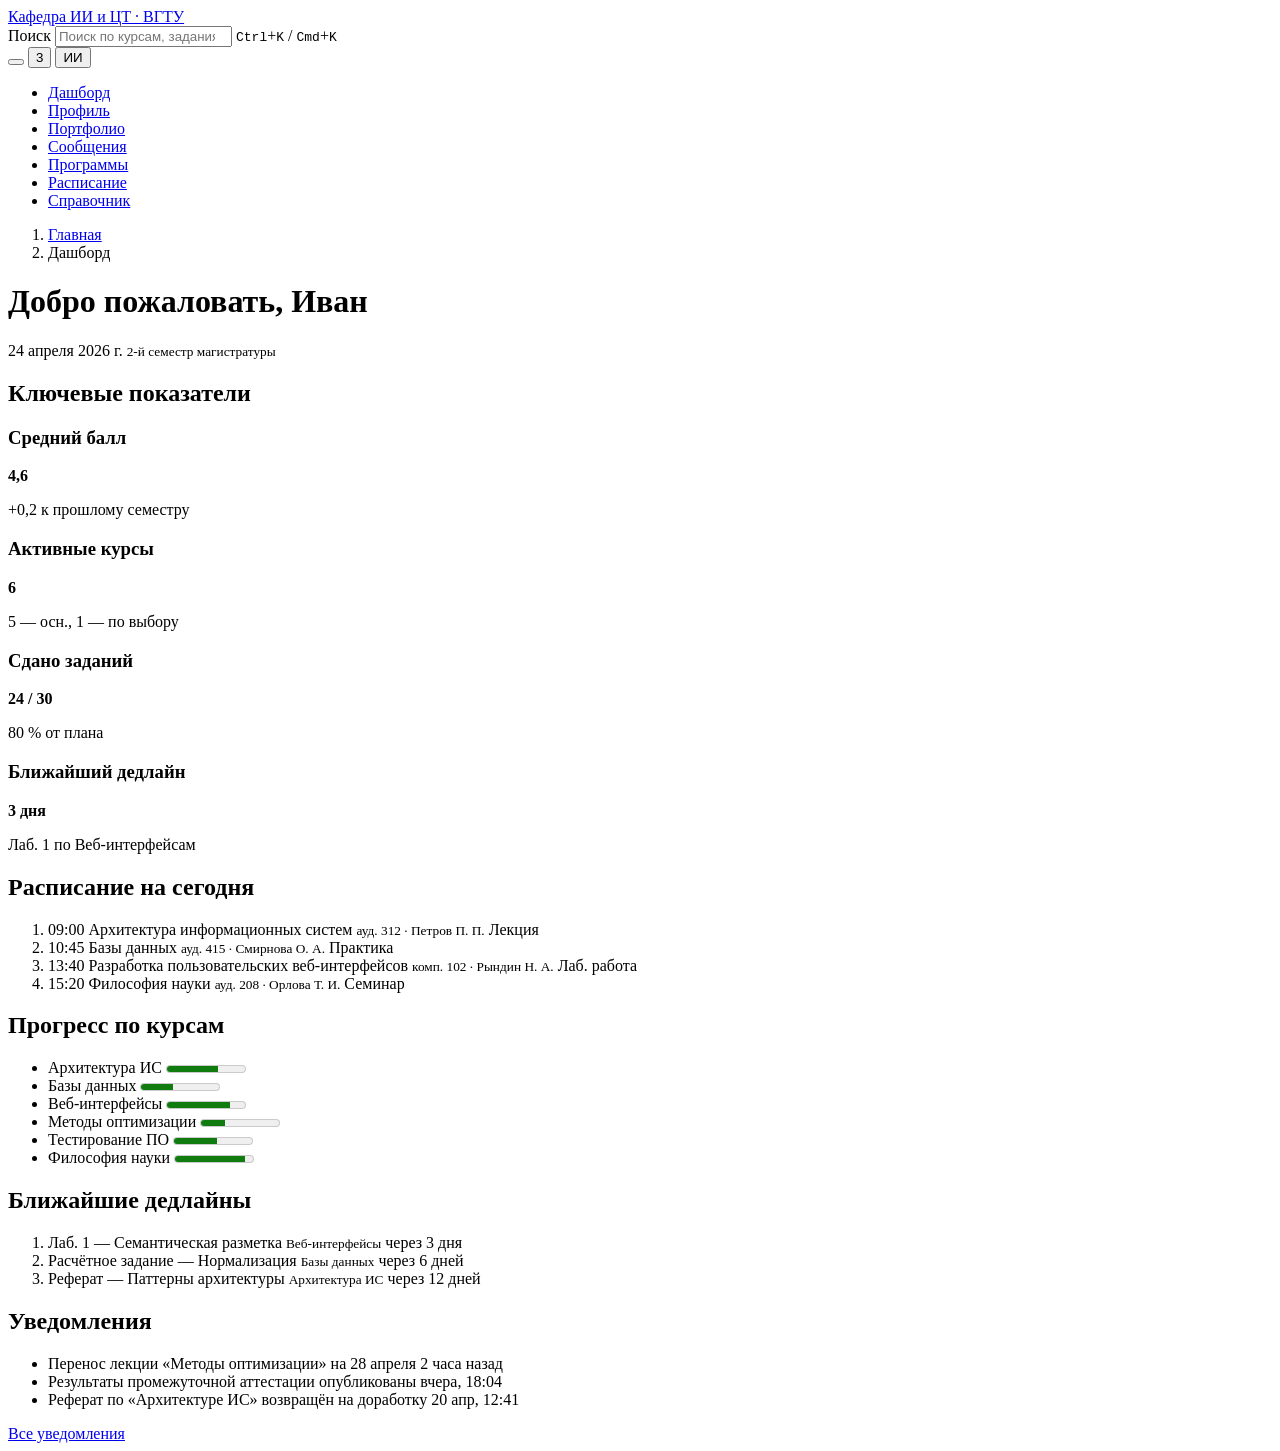
<file: aidt-mag-frontend/lab-01/index.html>
<!DOCTYPE html>
<html lang="ru">
<head>
  <meta charset="utf-8">
  <meta name="viewport" content="width=device-width, initial-scale=1">
  <title>Дашборд — Личный кабинет магистранта ВГТУ</title>
  <meta name="description" content="Дашборд личного кабинета магистранта ВГТУ: средний балл, расписание на сегодня, прогресс по дисциплинам и ближайшие дедлайны.">
</head>
<body>

  <!-- app-header -->
  <header class="app-header">
    <a href="/" class="logo">
      <span class="logo-mark" aria-hidden="true"></span>
      <span class="logo-name">Кафедра ИИ и ЦТ · ВГТУ</span>
    </a>

    <form role="search" class="header-search">
      <label for="search">Поиск</label>
      <input type="search" id="search" name="search"
             placeholder="Поиск по курсам, заданиям, людям">
      <span class="search-hint"><kbd>Ctrl</kbd>+<kbd>K</kbd> / <kbd>Cmd</kbd>+<kbd>K</kbd></span>
    </form>

    <div class="header-actions">
      <button type="button" aria-label="Переключить тему">
        <span class="icon" data-icon="sun-moon" aria-hidden="true"></span>
      </button>
      <button type="button" aria-label="Уведомления">
        <span class="icon" data-icon="bell" aria-hidden="true"></span>
        <span class="badge">3</span>
      </button>
      <button type="button" aria-label="Меню профиля" aria-haspopup="menu">
        <span class="avatar" aria-hidden="true">ИИ</span>
        <span class="icon" data-icon="chevron-down" aria-hidden="true"></span>
      </button>
    </div>
  </header>

  <!-- sidebar: единственная навигация уровня приложения -->
  <aside class="sidebar">
    <nav aria-label="Основная навигация">
      <ul>
        <li>
          <a href="/" class="nav-home" aria-current="page">
            <span class="icon" data-icon="layout-dashboard" aria-hidden="true"></span>
            <span>Дашборд</span>
          </a>
        </li>
        <li>
          <a href="/profile" class="nav-profile">
            <span class="icon" data-icon="user" aria-hidden="true"></span>
            <span>Профиль</span>
          </a>
        </li>
        <li>
          <a href="/portfolio" class="nav-portfolio">
            <span class="icon" data-icon="briefcase" aria-hidden="true"></span>
            <span>Портфолио</span>
          </a>
        </li>
        <li>
          <a href="/messages" class="nav-messages">
            <span class="icon" data-icon="message-square" aria-hidden="true"></span>
            <span>Сообщения</span>
          </a>
        </li>
        <li>
          <a href="/programs" class="nav-programs">
            <span class="icon" data-icon="graduation-cap" aria-hidden="true"></span>
            <span>Программы</span>
          </a>
        </li>
        <li>
          <a href="/schedule" class="nav-schedule">
            <span class="icon" data-icon="calendar" aria-hidden="true"></span>
            <span>Расписание</span>
          </a>
        </li>
        <li>
          <a href="/directory" class="nav-reference">
            <span class="icon" data-icon="library" aria-hidden="true"></span>
            <span>Справочник</span>
          </a>
        </li>
      </ul>
    </nav>
  </aside>

  <!-- main-content -->
  <main class="main-content">

    <nav aria-label="Хлебные крошки" class="breadcrumbs">
      <ol>
        <li><a href="/">Главная</a></li>
        <li aria-current="page">Дашборд</li>
      </ol>
    </nav>

    <h1>Добро пожаловать, Иван</h1>
    <p class="subheader">
      <time datetime="2026-04-24">24 апреля 2026 г.</time>
      <small>2-й семестр магистратуры</small>
    </p>

    <!-- KPI: заголовок секции визуально скрывается классом (CSS появится на ПЗ-2) -->
    <section aria-labelledby="kpi-title" class="kpi">
      <h2 id="kpi-title" class="visually-hidden">Ключевые показатели</h2>
      <article class="card-kpi">
        <h3>Средний балл</h3>
        <span class="icon" data-icon="star" aria-hidden="true"></span>
        <p class="metric"><strong>4,6</strong></p>
        <p class="metric-caption">+0,2 к прошлому семестру</p>
      </article>
      <article class="card-kpi">
        <h3>Активные курсы</h3>
        <span class="icon" data-icon="book-open" aria-hidden="true"></span>
        <p class="metric"><strong>6</strong></p>
        <p class="metric-caption">5 — осн., 1 — по выбору</p>
      </article>
      <article class="card-kpi">
        <h3>Сдано заданий</h3>
        <span class="icon" data-icon="check-circle" aria-hidden="true"></span>
        <p class="metric"><strong>24 / 30</strong></p>
        <p class="metric-caption">80 % от плана</p>
      </article>
      <article class="card-kpi">
        <h3>Ближайший дедлайн</h3>
        <span class="icon" data-icon="clock" aria-hidden="true"></span>
        <p class="metric"><strong>3 дня</strong></p>
        <p class="metric-caption">Лаб. 1 по Веб-интерфейсам</p>
      </article>
    </section>

    <!-- card-schedule -->
    <section class="card-schedule">
      <h2>Расписание на сегодня</h2>
      <ol>
        <li>
          <time datetime="2026-04-24T09:00">09:00</time>
          <span class="lesson-title">Архитектура информационных систем</span>
          <small class="lesson-place">ауд. 312 · Петров П. П.</small>
          <span class="tag">Лекция</span>
        </li>
        <li>
          <time datetime="2026-04-24T10:45">10:45</time>
          <span class="lesson-title">Базы данных</span>
          <small class="lesson-place">ауд. 415 · Смирнова О. А.</small>
          <span class="tag">Практика</span>
        </li>
        <li>
          <time datetime="2026-04-24T13:40">13:40</time>
          <span class="lesson-title">Разработка пользовательских веб-интерфейсов</span>
          <small class="lesson-place">комп. 102 · Рындин Н. А.</small>
          <span class="tag">Лаб. работа</span>
        </li>
        <li>
          <time datetime="2026-04-24T15:20">15:20</time>
          <span class="lesson-title">Философия науки</span>
          <small class="lesson-place">ауд. 208 · Орлова Т. И.</small>
          <span class="tag">Семинар</span>
        </li>
      </ol>
    </section>

    <!-- card-progress -->
    <section class="card-progress">
      <h2>Прогресс по курсам</h2>
      <ul>
        <li>
          <span class="course-name">Архитектура ИС</span>
          <meter min="0" max="100" value="65">65 %</meter>
        </li>
        <li>
          <span class="course-name">Базы данных</span>
          <meter min="0" max="100" value="40">40 %</meter>
        </li>
        <li>
          <span class="course-name">Веб-интерфейсы</span>
          <meter min="0" max="100" value="80">80 %</meter>
        </li>
        <li>
          <span class="course-name">Методы оптимизации</span>
          <meter min="0" max="100" value="30">30 %</meter>
        </li>
        <li>
          <span class="course-name">Тестирование ПО</span>
          <meter min="0" max="100" value="55">55 %</meter>
        </li>
        <li>
          <span class="course-name">Философия науки</span>
          <meter min="0" max="100" value="90">90 %</meter>
        </li>
      </ul>
    </section>

    <!-- card-deadlines -->
    <section class="card-deadlines">
      <h2>Ближайшие дедлайны</h2>
      <ol>
        <li>
          <span class="task-title">Лаб. 1 — Семантическая разметка</span>
          <small class="task-course">Веб-интерфейсы</small>
          <time datetime="2026-04-27">через 3 дня</time>
        </li>
        <li>
          <span class="task-title">Расчётное задание — Нормализация</span>
          <small class="task-course">Базы данных</small>
          <time datetime="2026-04-30">через 6 дней</time>
        </li>
        <li>
          <span class="task-title">Реферат — Паттерны архитектуры</span>
          <small class="task-course">Архитектура ИС</small>
          <time datetime="2026-05-06">через 12 дней</time>
        </li>
      </ol>
    </section>

    <!-- card-notifications -->
    <section class="card-notifications">
      <h2>Уведомления</h2>
      <ul>
        <li>
          <span class="unread-dot" aria-hidden="true"></span>
          <span class="note-text">Перенос лекции «Методы оптимизации» на 28 апреля</span>
          <time datetime="2026-04-24">2 часа назад</time>
        </li>
        <li>
          <span class="unread-dot" aria-hidden="true"></span>
          <span class="note-text">Результаты промежуточной аттестации опубликованы</span>
          <time datetime="2026-04-23T18:04">вчера, 18:04</time>
        </li>
        <li>
          <span class="unread-dot" aria-hidden="true"></span>
          <span class="note-text">Реферат по «Архитектуре ИС» возвращён на доработку</span>
          <time datetime="2026-04-20T12:41">20 апр, 12:41</time>
        </li>
      </ul>
      <a href="/notifications">Все уведомления</a>
    </section>

  </main>

</body>
</html>
</file>
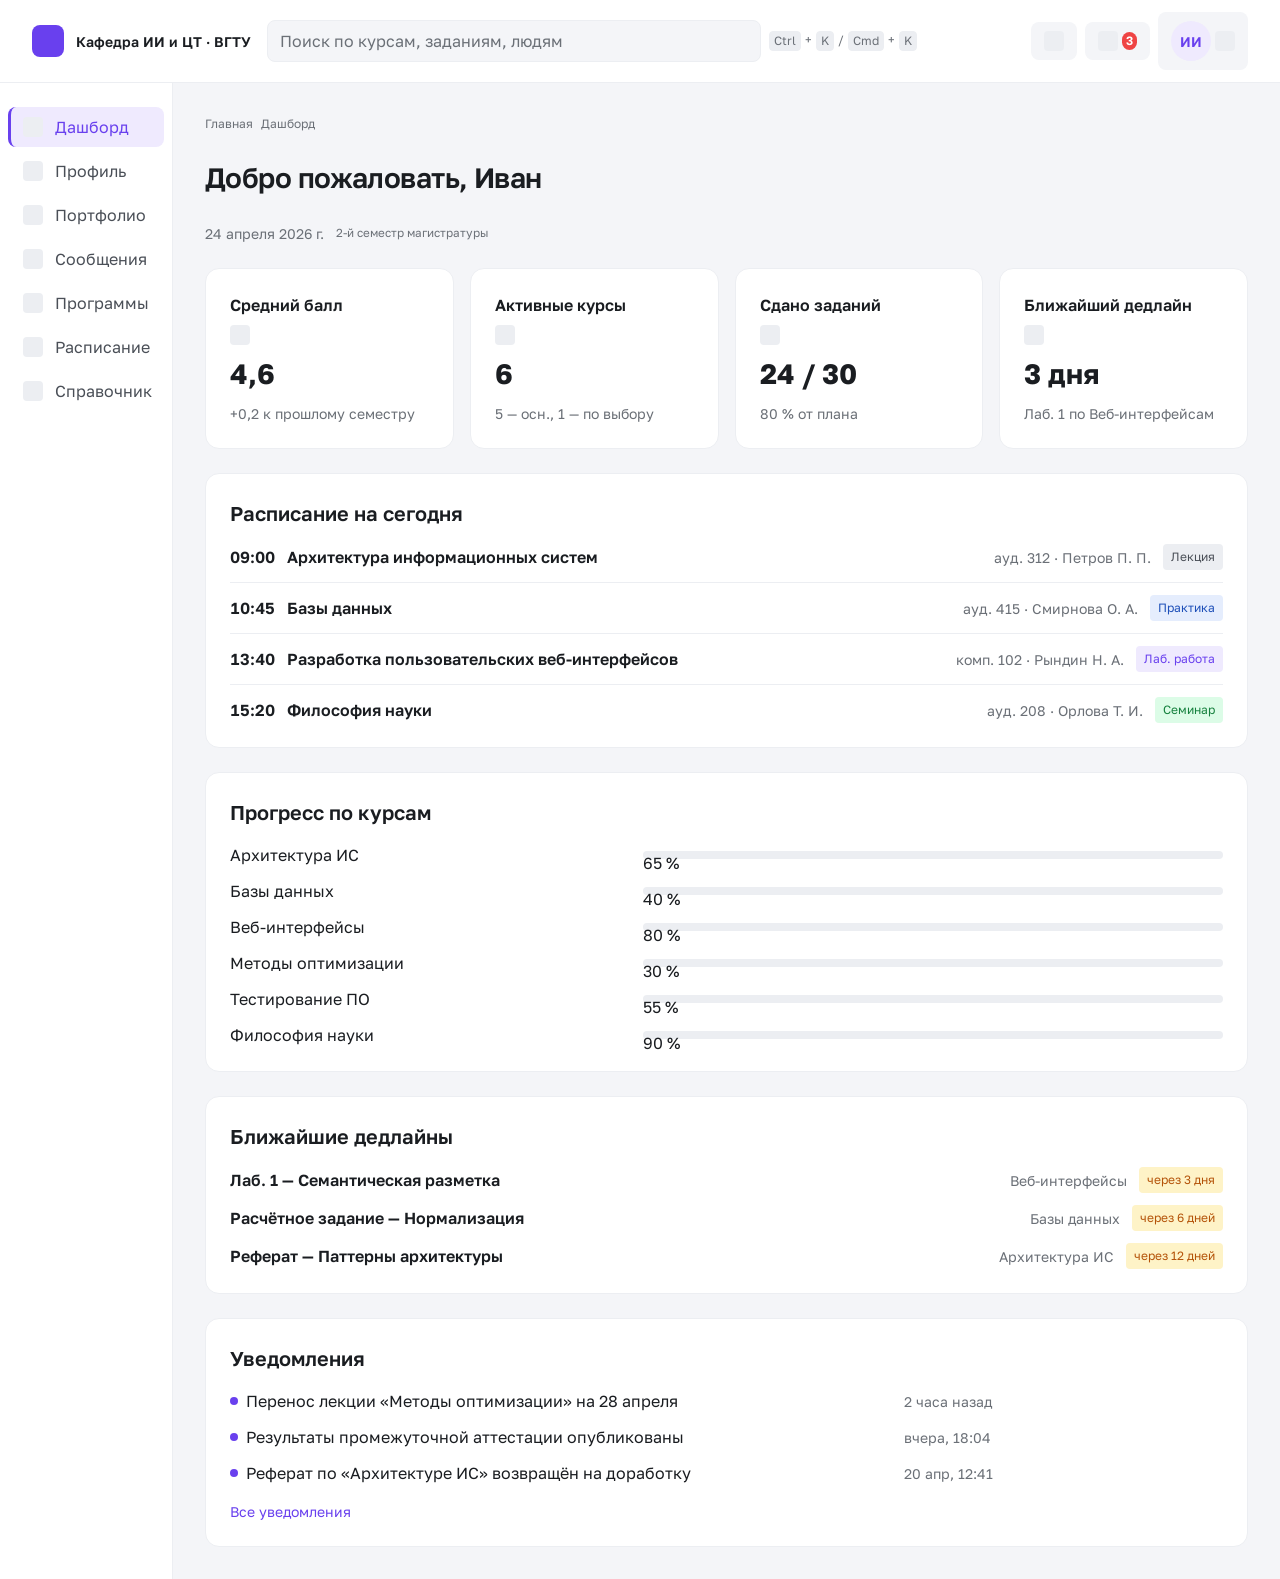
<file: aidt-mag-frontend/lab-02/index.html>
<!DOCTYPE html>
<html lang="ru">
<head>
  <meta charset="utf-8">
  <meta name="viewport" content="width=device-width, initial-scale=1">

  <!-- Синхронное чтение сохранённой темы ДО отрисовки: предотвращает
       «вспышку» неправильной темы (FART). Без defer/async. -->
  <script>
    const saved = localStorage.getItem('theme');
    if (saved) document.documentElement.dataset.theme = saved;
  </script>

  <title>Дашборд — Личный кабинет магистранта ВГТУ</title>
  <meta name="description" content="Дашборд личного кабинета магистранта ВГТУ: средний балл, расписание на сегодня, прогресс по дисциплинам и ближайшие дедлайны.">

  <link rel="preconnect" href="https://fonts.googleapis.com">
  <link rel="preconnect" href="https://fonts.gstatic.com" crossorigin>
  <link rel="stylesheet" href="https://fonts.googleapis.com/css2?family=Golos+Text:wght@400;500;600;700&display=swap">
  <link rel="stylesheet" href="styles.css">
</head>
<body>

  <!-- app-header -->
  <header class="app-header">
    <a href="/" class="logo">
      <span class="logo-mark" aria-hidden="true"></span>
      <span class="logo-name">Кафедра ИИ и ЦТ · ВГТУ</span>
    </a>

    <form role="search" class="header-search">
      <label for="search" class="visually-hidden">Поиск</label>
      <input type="search" id="search" name="search"
             placeholder="Поиск по курсам, заданиям, людям">
      <span class="search-hint"><kbd>Ctrl</kbd>+<kbd>K</kbd> / <kbd>Cmd</kbd>+<kbd>K</kbd></span>
    </form>

    <div class="header-actions">
      <button type="button" class="theme-toggle" aria-label="Переключить тему">
        <span class="icon" data-icon="sun-moon" aria-hidden="true"></span>
      </button>
      <button type="button" aria-label="Уведомления">
        <span class="icon" data-icon="bell" aria-hidden="true"></span>
        <span class="badge">3</span>
      </button>
      <button type="button" aria-label="Меню профиля" aria-haspopup="menu">
        <span class="avatar" aria-hidden="true">ИИ</span>
        <span class="icon" data-icon="chevron-down" aria-hidden="true"></span>
      </button>
    </div>
  </header>

  <!-- sidebar: единственная навигация уровня приложения -->
  <aside class="sidebar">
    <nav aria-label="Основная навигация">
      <ul>
        <li>
          <a href="/" class="nav-home" aria-current="page">
            <span class="icon" data-icon="layout-dashboard" aria-hidden="true"></span>
            <span>Дашборд</span>
          </a>
        </li>
        <li>
          <a href="/profile" class="nav-profile">
            <span class="icon" data-icon="user" aria-hidden="true"></span>
            <span>Профиль</span>
          </a>
        </li>
        <li>
          <a href="/portfolio" class="nav-portfolio">
            <span class="icon" data-icon="briefcase" aria-hidden="true"></span>
            <span>Портфолио</span>
          </a>
        </li>
        <li>
          <a href="/messages" class="nav-messages">
            <span class="icon" data-icon="message-square" aria-hidden="true"></span>
            <span>Сообщения</span>
          </a>
        </li>
        <li>
          <a href="/programs" class="nav-programs">
            <span class="icon" data-icon="graduation-cap" aria-hidden="true"></span>
            <span>Программы</span>
          </a>
        </li>
        <li>
          <a href="/schedule" class="nav-schedule">
            <span class="icon" data-icon="calendar" aria-hidden="true"></span>
            <span>Расписание</span>
          </a>
        </li>
        <li>
          <a href="/directory" class="nav-reference">
            <span class="icon" data-icon="library" aria-hidden="true"></span>
            <span>Справочник</span>
          </a>
        </li>
      </ul>
    </nav>
  </aside>

  <!-- main-content -->
  <main class="main-content">

    <nav aria-label="Хлебные крошки" class="breadcrumbs">
      <ol>
        <li><a href="/">Главная</a></li>
        <li aria-current="page">Дашборд</li>
      </ol>
    </nav>

    <h1>Добро пожаловать, Иван</h1>
    <p class="subheader">
      <time datetime="2026-04-24">24 апреля 2026 г.</time>
      <small>2-й семестр магистратуры</small>
    </p>

    <!-- KPI: заголовок секции визуально скрыт классом visually-hidden -->
    <section aria-labelledby="kpi-title" class="kpi">
      <h2 id="kpi-title" class="visually-hidden">Ключевые показатели</h2>
      <article class="card-kpi">
        <h3>Средний балл</h3>
        <span class="icon" data-icon="star" aria-hidden="true"></span>
        <p class="metric"><strong>4,6</strong></p>
        <p class="metric-caption">+0,2 к прошлому семестру</p>
      </article>
      <article class="card-kpi">
        <h3>Активные курсы</h3>
        <span class="icon" data-icon="book-open" aria-hidden="true"></span>
        <p class="metric"><strong>6</strong></p>
        <p class="metric-caption">5 — осн., 1 — по выбору</p>
      </article>
      <article class="card-kpi">
        <h3>Сдано заданий</h3>
        <span class="icon" data-icon="check-circle" aria-hidden="true"></span>
        <p class="metric"><strong>24 / 30</strong></p>
        <p class="metric-caption">80 % от плана</p>
      </article>
      <article class="card-kpi">
        <h3>Ближайший дедлайн</h3>
        <span class="icon" data-icon="clock" aria-hidden="true"></span>
        <p class="metric"><strong>3 дня</strong></p>
        <p class="metric-caption">Лаб. 1 по Веб-интерфейсам</p>
      </article>
    </section>

    <!-- card-schedule -->
    <section class="card-schedule">
      <h2>Расписание на сегодня</h2>
      <ol>
        <li>
          <time datetime="2026-04-24T09:00">09:00</time>
          <span class="lesson-title">Архитектура информационных систем</span>
          <small class="lesson-place">ауд. 312 · Петров П. П.</small>
          <span class="tag tag--lecture">Лекция</span>
        </li>
        <li>
          <time datetime="2026-04-24T10:45">10:45</time>
          <span class="lesson-title">Базы данных</span>
          <small class="lesson-place">ауд. 415 · Смирнова О. А.</small>
          <span class="tag tag--practice">Практика</span>
        </li>
        <li>
          <time datetime="2026-04-24T13:40">13:40</time>
          <span class="lesson-title">Разработка пользовательских веб-интерфейсов</span>
          <small class="lesson-place">комп. 102 · Рындин Н. А.</small>
          <span class="tag tag--lab">Лаб. работа</span>
        </li>
        <li>
          <time datetime="2026-04-24T15:20">15:20</time>
          <span class="lesson-title">Философия науки</span>
          <small class="lesson-place">ауд. 208 · Орлова Т. И.</small>
          <span class="tag tag--seminar">Семинар</span>
        </li>
      </ol>
    </section>

    <!-- card-progress -->
    <section class="card-progress">
      <h2>Прогресс по курсам</h2>
      <ul>
        <li>
          <span class="course-name">Архитектура ИС</span>
          <meter min="0" max="100" value="65">65 %</meter>
        </li>
        <li>
          <span class="course-name">Базы данных</span>
          <meter min="0" max="100" value="40">40 %</meter>
        </li>
        <li>
          <span class="course-name">Веб-интерфейсы</span>
          <meter min="0" max="100" value="80">80 %</meter>
        </li>
        <li>
          <span class="course-name">Методы оптимизации</span>
          <meter min="0" max="100" value="30">30 %</meter>
        </li>
        <li>
          <span class="course-name">Тестирование ПО</span>
          <meter min="0" max="100" value="55">55 %</meter>
        </li>
        <li>
          <span class="course-name">Философия науки</span>
          <meter min="0" max="100" value="90">90 %</meter>
        </li>
      </ul>
    </section>

    <!-- card-deadlines -->
    <section class="card-deadlines">
      <h2>Ближайшие дедлайны</h2>
      <ol>
        <li>
          <span class="task-title">Лаб. 1 — Семантическая разметка</span>
          <small class="task-course">Веб-интерфейсы</small>
          <time datetime="2026-04-27">через 3 дня</time>
        </li>
        <li>
          <span class="task-title">Расчётное задание — Нормализация</span>
          <small class="task-course">Базы данных</small>
          <time datetime="2026-04-30">через 6 дней</time>
        </li>
        <li>
          <span class="task-title">Реферат — Паттерны архитектуры</span>
          <small class="task-course">Архитектура ИС</small>
          <time datetime="2026-05-06">через 12 дней</time>
        </li>
      </ol>
    </section>

    <!-- card-notifications -->
    <section class="card-notifications">
      <h2>Уведомления</h2>
      <ul>
        <li>
          <span class="unread-dot" aria-hidden="true"></span>
          <span class="note-text">Перенос лекции «Методы оптимизации» на 28 апреля</span>
          <time datetime="2026-04-24">2 часа назад</time>
        </li>
        <li>
          <span class="unread-dot" aria-hidden="true"></span>
          <span class="note-text">Результаты промежуточной аттестации опубликованы</span>
          <time datetime="2026-04-23T18:04">вчера, 18:04</time>
        </li>
        <li>
          <span class="unread-dot" aria-hidden="true"></span>
          <span class="note-text">Реферат по «Архитектуре ИС» возвращён на доработку</span>
          <time datetime="2026-04-20T12:41">20 апр, 12:41</time>
        </li>
      </ul>
      <a href="/notifications">Все уведомления</a>
    </section>

  </main>

  <!-- переключение темы вручную -->
  <script src="theme.js"></script>
</body>
</html>
</file>
<file: aidt-mag-frontend/lab-02/styles.css>
/* =============================================================
   Личный кабинет магистранта — таблица стилей (ПЗ-2)
   Структура файла:
     1. micro-reset
     2. дизайн-токены: primitive / semantic / component
     3. тёмная тема (переопределение семантического слоя)
     4. системная тема (prefers-color-scheme)
     5. стили компонентов дашборда
   Значения примитивов взяты из макета Figma dashboard-student-light.
   ============================================================= */

/* ===== micro-reset =================================================
   Минимальный осознанный сброс. Сторонние reset-таблицы не подключаются. */

/* Единая блочная модель: width/height включают padding и border */
*, *::before, *::after { box-sizing: border-box; }

/* Снимаем внешние отступы по умолчанию у корпуса и заголовков */
body, h1, h2, h3, h4, h5, h6, p, figure { margin: 0; }

/* Списки без маркеров и без левого отступа — раскладку задаём сами */
ul, ol { margin: 0; padding: 0; list-style: none; }

/* Адаптивные изображения */
img { max-width: 100%; height: auto; display: block; }

/* Элементы форм наследуют шрифт документа, а не свой агентский */
input, button, textarea, select { font: inherit; color: inherit; }

/* Базовая типографика; конкретный font-size задаётся на <body> ниже */
body { font-family: "Golos Text", system-ui, "Segoe UI", sans-serif; line-height: 1.5; }


/* ===== ДИЗАЙН-ТОКЕНЫ ============================================== */
:root {

  /* === primitive ===
     «Сырые» значения. Имя описывает значение, а не роль применения. */

  /* нейтральная (серая) шкала */
  --white:    #FFFFFF;
  --gray-50:  #F4F5F8;   /* подложка страницы */
  --gray-100: #ECEEF2;   /* границы, приглушённый фон */
  --gray-200: #D9DDE3;
  --gray-400: #9AA0A8;
  --gray-500: #6B7077;   /* приглушённый текст */
  --gray-700: #4A4F57;
  --gray-800: #24272D;
  --gray-900: #1A1D21;   /* основной текст */
  --gray-950: #121417;

  /* фиолетовая (фирменная) шкала */
  --violet-100: #EFEAFE; /* мягкий фон акцента */
  --violet-300: #B9A6F6;
  --violet-600: #6940EE; /* основной акцент */
  --violet-700: #5429D9;

  /* статусные шкалы */
  --blue-100:  #E5EDFD;
  --blue-300:  #7AA7F7;
  --blue-500:  #2D6FF0;
  --blue-700:  #1D4FB8;
  --green-100: #DCFCE7;
  --green-400: #4ADE80;
  --green-500: #16A34A;
  --green-700: #15803D;
  --amber-100: #FEF3C7;
  --amber-500: #D97706;
  --amber-700: #B45309;
  --red-500:   #EF4444;

  /* шкала отступов (4-8-12-16-24-32) */
  --space-1: 4px;
  --space-2: 8px;
  --space-3: 12px;
  --space-4: 16px;
  --space-6: 24px;
  --space-8: 32px;

  /* шкала скруглений */
  --radius-sm:   4px;
  --radius-md:   8px;
  --radius-lg:   14px;
  --radius-pill: 999px;

  /* шкала типографических размеров */
  --font-xs: 12px;
  --font-sm: 14px;
  --font-md: 16px;
  --font-lg: 20px;
  --font-xl: 28px;


  /* === semantic ===
     Роль значения в интерфейсе. Ссылается только на примитивы. */

  --color-bg-page:    var(--gray-50);
  --color-bg-surface: var(--white);
  --color-bg-muted:   var(--gray-100);

  --color-text-primary:   var(--gray-900);
  --color-text-secondary: var(--gray-700);
  --color-text-muted:     var(--gray-500);
  --color-on-accent:      var(--white);

  --color-border:     var(--gray-100);
  --color-link:       var(--violet-600);
  --color-link-hover: var(--violet-700);

  --color-accent:      var(--violet-600);
  --color-accent-soft: var(--violet-100);

  --color-status-success:      var(--green-700);
  --color-status-success-soft: var(--green-100);
  --color-status-warning:      var(--amber-700);
  --color-status-warning-soft: var(--amber-100);
  --color-status-danger:       var(--red-500);
  --color-status-info:         var(--blue-700);
  --color-status-info-soft:    var(--blue-100);

  --space-card-padding: var(--space-6);
  --space-section-gap:  var(--space-6);


  /* === component ===
     Токены конкретных компонентов. Ссылаются на семантический слой. */

  --button-bg:        var(--color-bg-page);
  --button-bg-hover:  var(--color-bg-muted);
  --button-text:      var(--color-text-primary);
  --button-padding-y: var(--space-2);
  --button-padding-x: var(--space-3);

  --card-bg:      var(--color-bg-surface);
  --card-border:  var(--color-border);
  --card-radius:  var(--radius-lg);
  --card-padding: var(--space-card-padding);

  --metric-value-color: var(--color-text-primary);

  --badge-bg:   var(--color-status-danger);
  --badge-text: var(--color-on-accent);
}


/* ===== ТЁМНАЯ ТЕМА ===============================================
   Переопределяем ТОЛЬКО семантический слой. Компонентные токены
   ссылаются на семантику и подхватят изменения автоматически.
   Примитивная шкала не дублируется — она одна на обе темы.
   Селектор :root[data-theme="dark"] имеет специфичность выше :root. */
:root[data-theme="dark"] {
  --color-bg-page:    var(--gray-950);
  --color-bg-surface: var(--gray-900);
  --color-bg-muted:   var(--gray-800);

  --color-text-primary:   var(--gray-50);
  --color-text-secondary: var(--gray-200);
  --color-text-muted:     var(--gray-400);

  --color-border:     var(--gray-800);
  --color-link:       var(--violet-300);
  --color-link-hover: var(--violet-100);

  --color-accent:      var(--violet-600);
  --color-accent-soft: var(--gray-800);

  /* статусные роли остаются общими — палитра статусов одна на обе темы,
     но в тёмной теме осветляем текст и гасим мягкие фоны, чтобы не светились */
  --color-status-success:      var(--green-400);
  --color-status-success-soft: var(--gray-800);
  --color-status-warning:      var(--amber-500);
  --color-status-warning-soft: var(--gray-800);
  --color-status-info:         var(--blue-300);
  --color-status-info-soft:    var(--gray-800);
}


/* ===== СИСТЕМНАЯ ТЕМА ============================================
   Срабатывает только пока пользователь не выбрал тему явно
   (:root:not([data-theme])). После выбора атрибут data-theme
   появляется — и медиа-запрос перестаёт действовать. */
@media (prefers-color-scheme: dark) {
  :root:not([data-theme]) {
    --color-bg-page:    var(--gray-950);
    --color-bg-surface: var(--gray-900);
    --color-bg-muted:   var(--gray-800);

    --color-text-primary:   var(--gray-50);
    --color-text-secondary: var(--gray-200);
    --color-text-muted:     var(--gray-400);

    --color-border:     var(--gray-800);
    --color-link:       var(--violet-300);
    --color-link-hover: var(--violet-100);

    --color-accent:      var(--violet-600);
    --color-accent-soft: var(--gray-800);

    --color-status-success:      var(--green-400);
    --color-status-success-soft: var(--gray-800);
    --color-status-warning:      var(--amber-500);
    --color-status-warning-soft: var(--gray-800);
    --color-status-info:         var(--blue-300);
    --color-status-info-soft:    var(--gray-800);
  }
}


/* ===== УТИЛИТЫ ==================================================== */

/* доступное скрытие: элемент есть для скринридера, но не виден */
.visually-hidden {
  position: absolute;
  width: 1px; height: 1px;
  padding: 0; margin: 0;
  overflow: hidden;
  clip-path: inset(50%);
  white-space: nowrap;
  border: 0;
}

/* плейсхолдер иконок: нейтральный чип на месте будущих SVG-иконок набора */
.icon {
  display: inline-block;
  inline-size: 1.25rem;
  block-size: 1.25rem;
  flex: none;
  border-radius: var(--radius-sm);
  background: var(--color-bg-muted);
}


/* ===== КАРКАС СТРАНИЦЫ (CSS Grid) ================================ */
body {
  font-size: var(--font-md);
  color: var(--color-text-primary);
  background: var(--color-bg-page);

  display: grid;
  grid-template-columns: auto 1fr;
  grid-template-rows: auto 1fr;
  min-height: 100dvh;
}

.app-header   { grid-column: 1 / -1; }              /* шапка на всю ширину */
.sidebar      { grid-column: 1; grid-row: 2; }       /* сайдбар слева */
.main-content { grid-column: 2; grid-row: 2; min-width: 0; } /* контент справа */


/* ===== ШАПКА ===================================================== */
.app-header {
  display: flex;
  align-items: center;
  gap: var(--space-4);
  padding: var(--space-3) var(--space-8);
  background: var(--color-bg-surface);
  border-bottom: 1px solid var(--color-border);
}

.logo {
  display: flex;
  align-items: center;
  gap: var(--space-3);
  text-decoration: none;
  color: var(--color-text-primary);
}
.logo-mark {
  inline-size: var(--space-8);
  block-size: var(--space-8);
  border-radius: var(--radius-md);
  background: var(--color-accent);
}
.logo-name { font-size: var(--font-sm); font-weight: 600; }

.header-search {
  display: flex;
  align-items: center;
  gap: var(--space-2);
  flex: 1;
  max-width: 65ch;
}
.header-search input {
  flex: 1;
  padding: var(--space-2) var(--space-3);
  border: 1px solid var(--color-border);
  border-radius: var(--radius-md);
  background: var(--color-bg-page);
  color: var(--color-text-primary);
}
.header-search input::placeholder { color: var(--color-text-muted); }
.search-hint {
  display: flex;
  gap: var(--space-1);
  color: var(--color-text-muted);
  font-size: var(--font-xs);
}
kbd {
  padding: 0 var(--space-1);
  border: 1px solid var(--color-border);
  border-radius: var(--radius-sm);
  background: var(--color-bg-muted);
  font-family: inherit;
  font-size: var(--font-xs);
}

.header-actions {
  display: flex;
  align-items: center;
  gap: var(--space-2);
  margin-left: auto;
}


/* ===== КНОПКИ ==================================================== */
button {
  display: inline-flex;
  align-items: center;
  gap: var(--space-1);
  padding: var(--button-padding-y) var(--button-padding-x);
  border: 1px solid transparent;
  border-radius: var(--radius-md);
  background: var(--button-bg);
  color: var(--button-text);
  cursor: pointer;
}
button:hover { background: var(--button-bg-hover); }
button:focus-visible { outline: 2px solid var(--color-link); outline-offset: 2px; }

/* модификатор основной кнопки: локально переопределяет токены кнопки,
   не дублируя правило button */
.button--primary {
  --button-bg: var(--color-accent);
  --button-bg-hover: var(--color-link-hover);
  --button-text: var(--color-on-accent);
}

/* красный бейдж счётчика уведомлений */
.badge {
  padding: 0 var(--space-1);
  border-radius: var(--radius-pill);
  background: var(--badge-bg);
  color: var(--badge-text);
  font-size: var(--font-xs);
  font-weight: 600;
}

/* аватар профиля */
.avatar {
  display: inline-flex;
  align-items: center;
  justify-content: center;
  inline-size: 2.5rem;
  block-size: 2.5rem;
  border-radius: var(--radius-pill);
  background: var(--color-accent-soft);
  color: var(--color-link);
  font-size: var(--font-sm);
  font-weight: 600;
}


/* ===== САЙДБАР =================================================== */
.sidebar {
  background: var(--color-bg-surface);
  border-right: 1px solid var(--color-border);
  padding: var(--space-6) var(--space-2);
}
.sidebar ul {
  display: flex;
  flex-direction: column;
  gap: var(--space-1);
}
.sidebar a {
  display: flex;
  align-items: center;
  gap: var(--space-3);
  padding: var(--space-2) var(--space-3);
  border-left: 3px solid transparent;   /* резерв под активное состояние */
  border-radius: var(--radius-md);
  color: var(--color-text-secondary);
  text-decoration: none;
}
.sidebar a:hover {
  background: var(--color-bg-muted);
  color: var(--color-text-primary);
}
/* активный пункт: мягкий акцентный фон + левая полоса акцентом */
.sidebar a[aria-current="page"] {
  background: var(--color-accent-soft);
  color: var(--color-link);
  border-left: 3px solid var(--color-accent);
}


/* ===== ОБЛАСТЬ КОНТЕНТА ========================================= */
.main-content {
  display: flex;
  flex-direction: column;
  gap: var(--space-section-gap);
  padding: var(--space-8) var(--space-8) var(--space-8) var(--space-8);
  background: var(--color-bg-page);
}

/* хлебные крошки */
.breadcrumbs ol {
  display: flex;
  gap: var(--space-2);
  font-size: var(--font-xs);
  color: var(--color-text-muted);
}
.breadcrumbs a { color: var(--color-text-muted); text-decoration: none; }
.breadcrumbs a:hover { color: var(--color-link); }

/* заголовки */
h1 {
  font-size: clamp(var(--font-lg), 4vw, var(--font-xl));
  font-weight: 600;
  letter-spacing: -0.02em;
}
h2 { font-size: var(--font-lg); font-weight: 600; }
h3 { font-size: var(--font-md); font-weight: 600; }

.subheader {
  display: flex;
  align-items: center;
  gap: var(--space-3);
  color: var(--color-text-muted);
  font-size: var(--font-sm);
}


/* ===== КАРТОЧКИ И СЕКЦИИ ========================================= */
.card-kpi,
.card-schedule,
.card-progress,
.card-deadlines,
.card-notifications {
  background: var(--card-bg);
  border: 1px solid var(--card-border);
  border-radius: var(--card-radius);
  padding: var(--card-padding);
}

/* ряд KPI: четыре карточки, сжимается на узких экранах */
.kpi {
  display: grid;
  grid-template-columns: repeat(auto-fit, minmax(13rem, 1fr));
  gap: var(--space-4);
}
.card-kpi {
  display: flex;
  flex-direction: column;
  gap: var(--space-2);
}
.metric {
  font-size: var(--font-xl);
  font-weight: 600;
  color: var(--metric-value-color);
}
.metric-caption { color: var(--color-text-muted); font-size: var(--font-sm); }

/* секции-карточки: заголовок + содержимое в столбик */
.card-schedule,
.card-progress,
.card-deadlines,
.card-notifications {
  display: flex;
  flex-direction: column;
  gap: var(--space-4);
}

/* расписание на сегодня */
.card-schedule ol { display: flex; flex-direction: column; gap: var(--space-3); }
.card-schedule li {
  display: flex;
  align-items: center;
  gap: var(--space-3);
  padding-bottom: var(--space-3);
  border-bottom: 1px solid var(--color-border);
}
.card-schedule li:last-child { padding-bottom: 0; border-bottom: 0; }
.card-schedule time {
  font-weight: 600;
  font-variant-numeric: tabular-nums;
}
.lesson-title { flex: 1; font-weight: 600; }
.lesson-place { color: var(--color-text-muted); font-size: var(--font-sm); }

/* метка-статус занятия */
.tag {
  padding: var(--space-1) var(--space-2);
  border-radius: var(--radius-sm);
  background: var(--color-bg-muted);
  color: var(--color-text-secondary);
  font-size: var(--font-xs);
  white-space: nowrap;
}
.tag--practice { background: var(--color-status-info-soft);    color: var(--color-status-info); }
.tag--lab      { background: var(--color-accent-soft);         color: var(--color-link); }
.tag--seminar  { background: var(--color-status-success-soft); color: var(--color-status-success); }

/* прогресс по курсам */
.card-progress ul { display: flex; flex-direction: column; gap: var(--space-3); }
.card-progress li { display: flex; align-items: center; gap: var(--space-4); }
.course-name { flex: 0 0 40%; }
.card-progress meter {
  flex: 1;
  -webkit-appearance: none;
  appearance: none;
  block-size: var(--space-2);
  border: 0;
  border-radius: var(--radius-pill);
  background: var(--color-bg-muted);
}
.card-progress meter::-webkit-meter-bar {
  background: var(--color-bg-muted);
  border: 0;
  border-radius: var(--radius-pill);
}
.card-progress meter::-webkit-meter-optimum-value {
  background: var(--color-accent);
  border-radius: var(--radius-pill);
}
.card-progress meter::-moz-meter-bar {
  background: var(--color-accent);
  border-radius: var(--radius-pill);
}

/* ближайшие дедлайны */
.card-deadlines ol { display: flex; flex-direction: column; gap: var(--space-3); }
.card-deadlines li {
  display: flex;
  align-items: center;
  gap: var(--space-3);
  flex-wrap: wrap;
}
.task-title { flex: 1; font-weight: 600; }
.task-course { color: var(--color-text-muted); font-size: var(--font-sm); }
.card-deadlines time {
  margin-left: auto;
  padding: var(--space-1) var(--space-2);
  border-radius: var(--radius-sm);
  background: var(--color-status-warning-soft);
  color: var(--color-status-warning);
  font-size: var(--font-xs);
  white-space: nowrap;
}

/* уведомления */
.card-notifications ul { display: flex; flex-direction: column; gap: var(--space-3); }
.card-notifications li { display: flex; align-items: center; gap: var(--space-2); }
.unread-dot {
  inline-size: var(--space-2);
  block-size: var(--space-2);
  flex: none;
  border-radius: var(--radius-pill);
  background: var(--color-accent);
}
.note-text { flex: 1; max-width: 65ch; }
.card-notifications time { color: var(--color-text-muted); font-size: var(--font-sm); }
.card-notifications > a {
  align-self: flex-start;
  color: var(--color-link);
  font-size: var(--font-sm);
  text-decoration: none;
}
.card-notifications > a:hover { color: var(--color-link-hover); }


/* ===== УЗКИЕ ЭКРАНЫ ============================================== */
@media (max-width: 600px) {
  body { grid-template-columns: 1fr; grid-template-rows: auto auto 1fr; }
  .sidebar { grid-column: 1; grid-row: 2; border-right: 0; border-bottom: 1px solid var(--color-border); }
  .sidebar ul { flex-direction: row; flex-wrap: wrap; }
  .main-content { grid-column: 1; grid-row: 3; padding: var(--space-4); }
}
</file>
